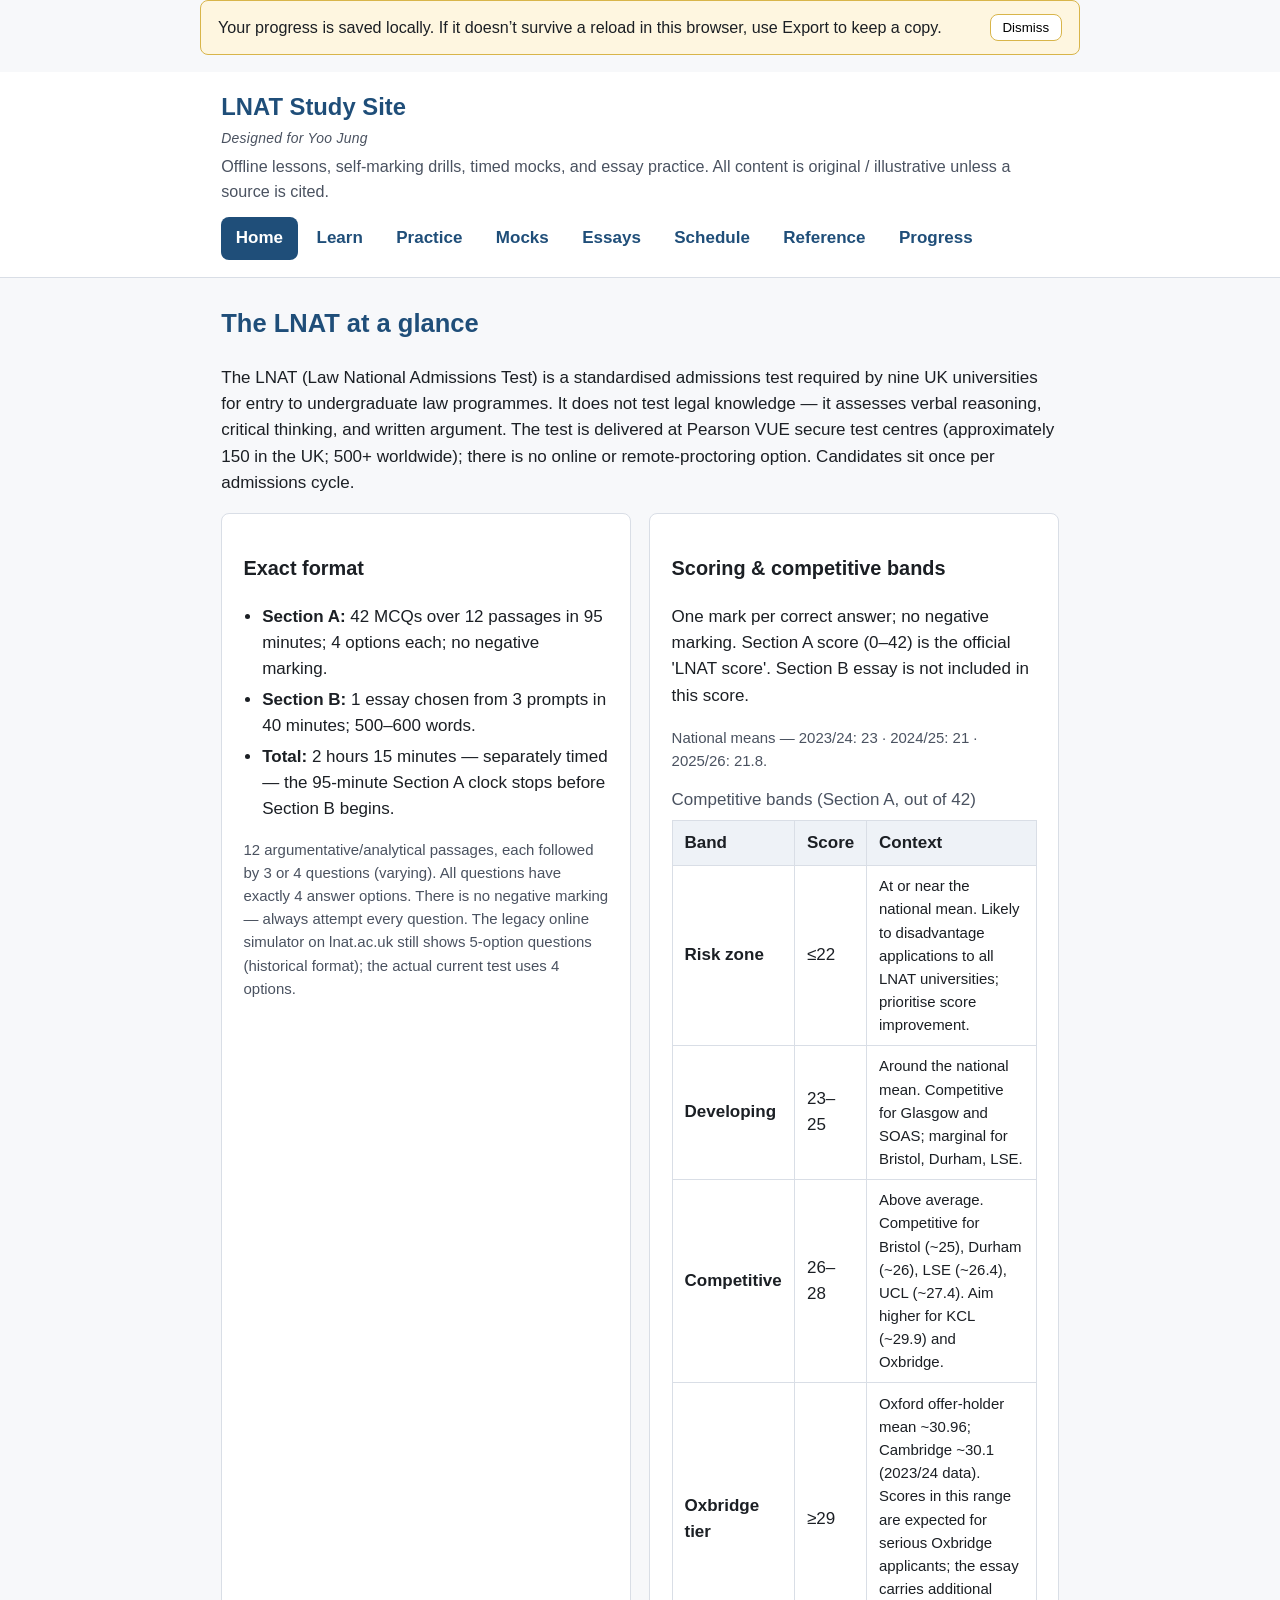
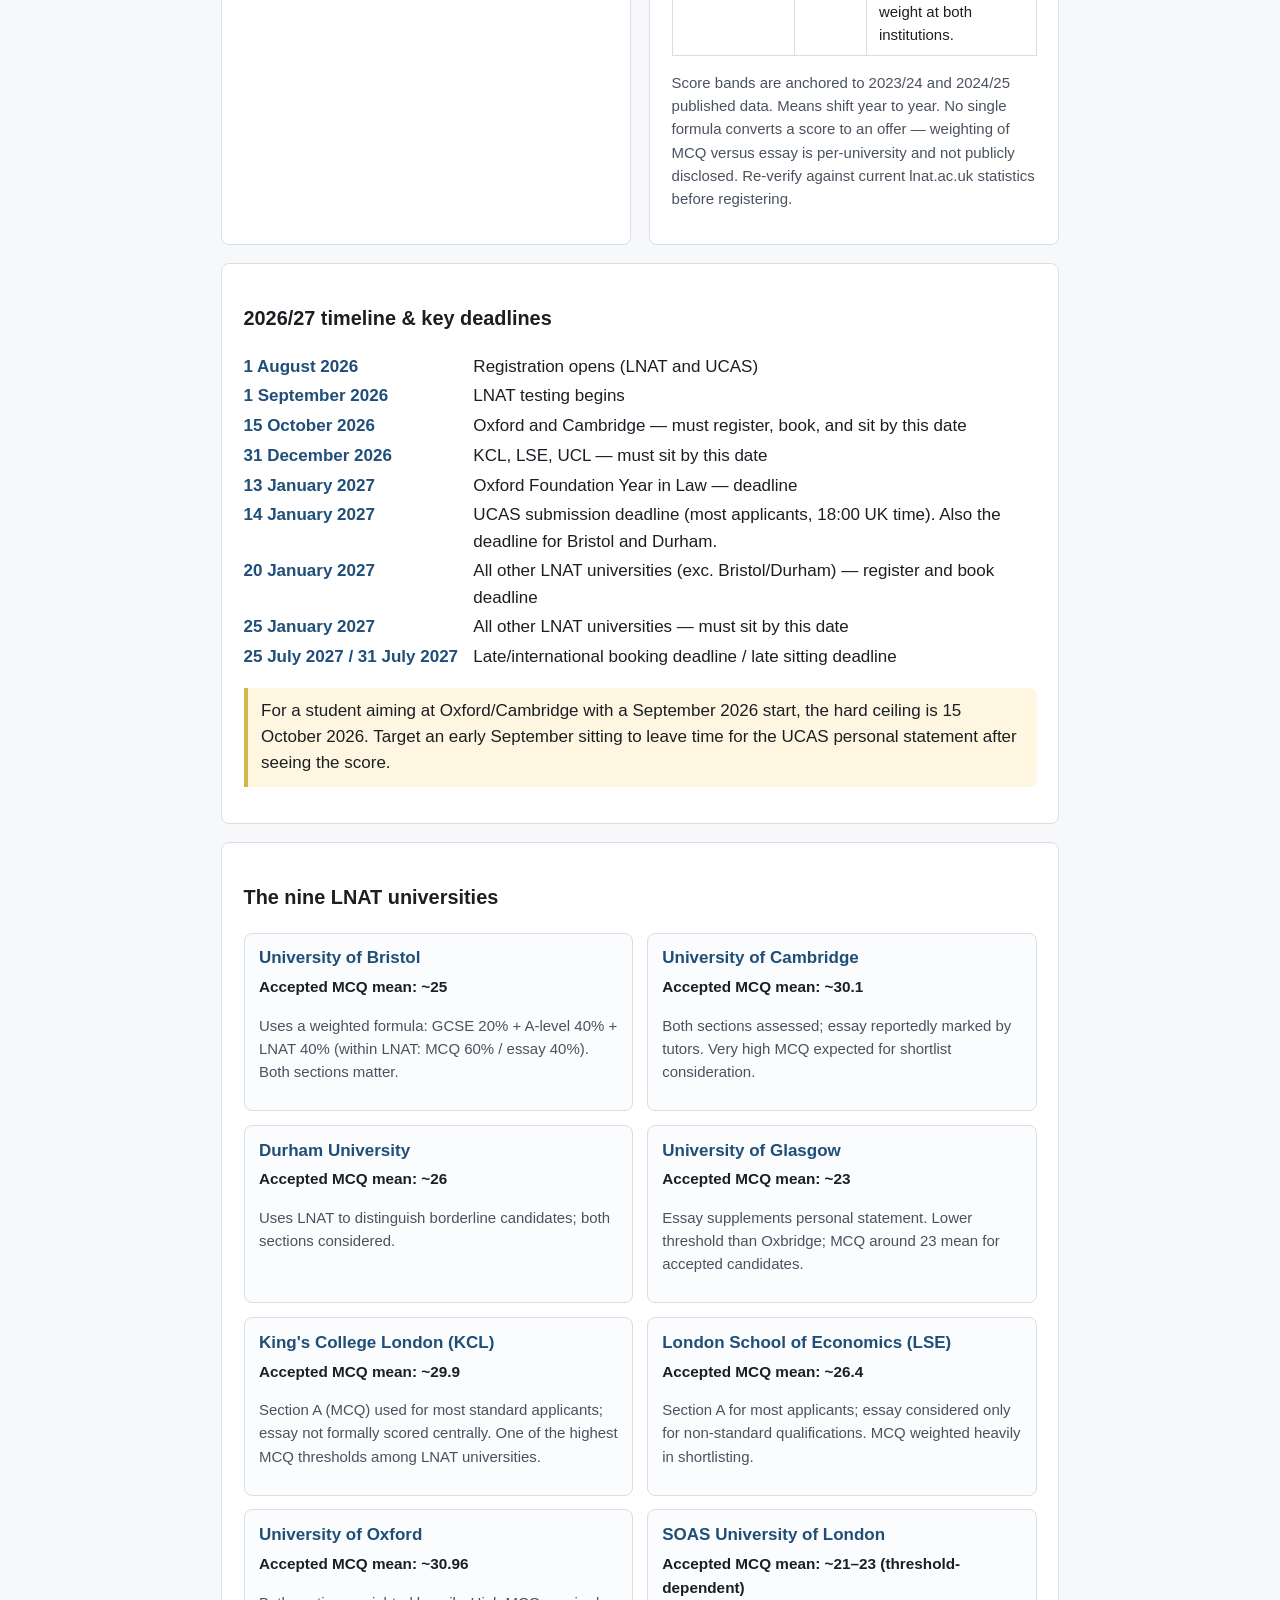
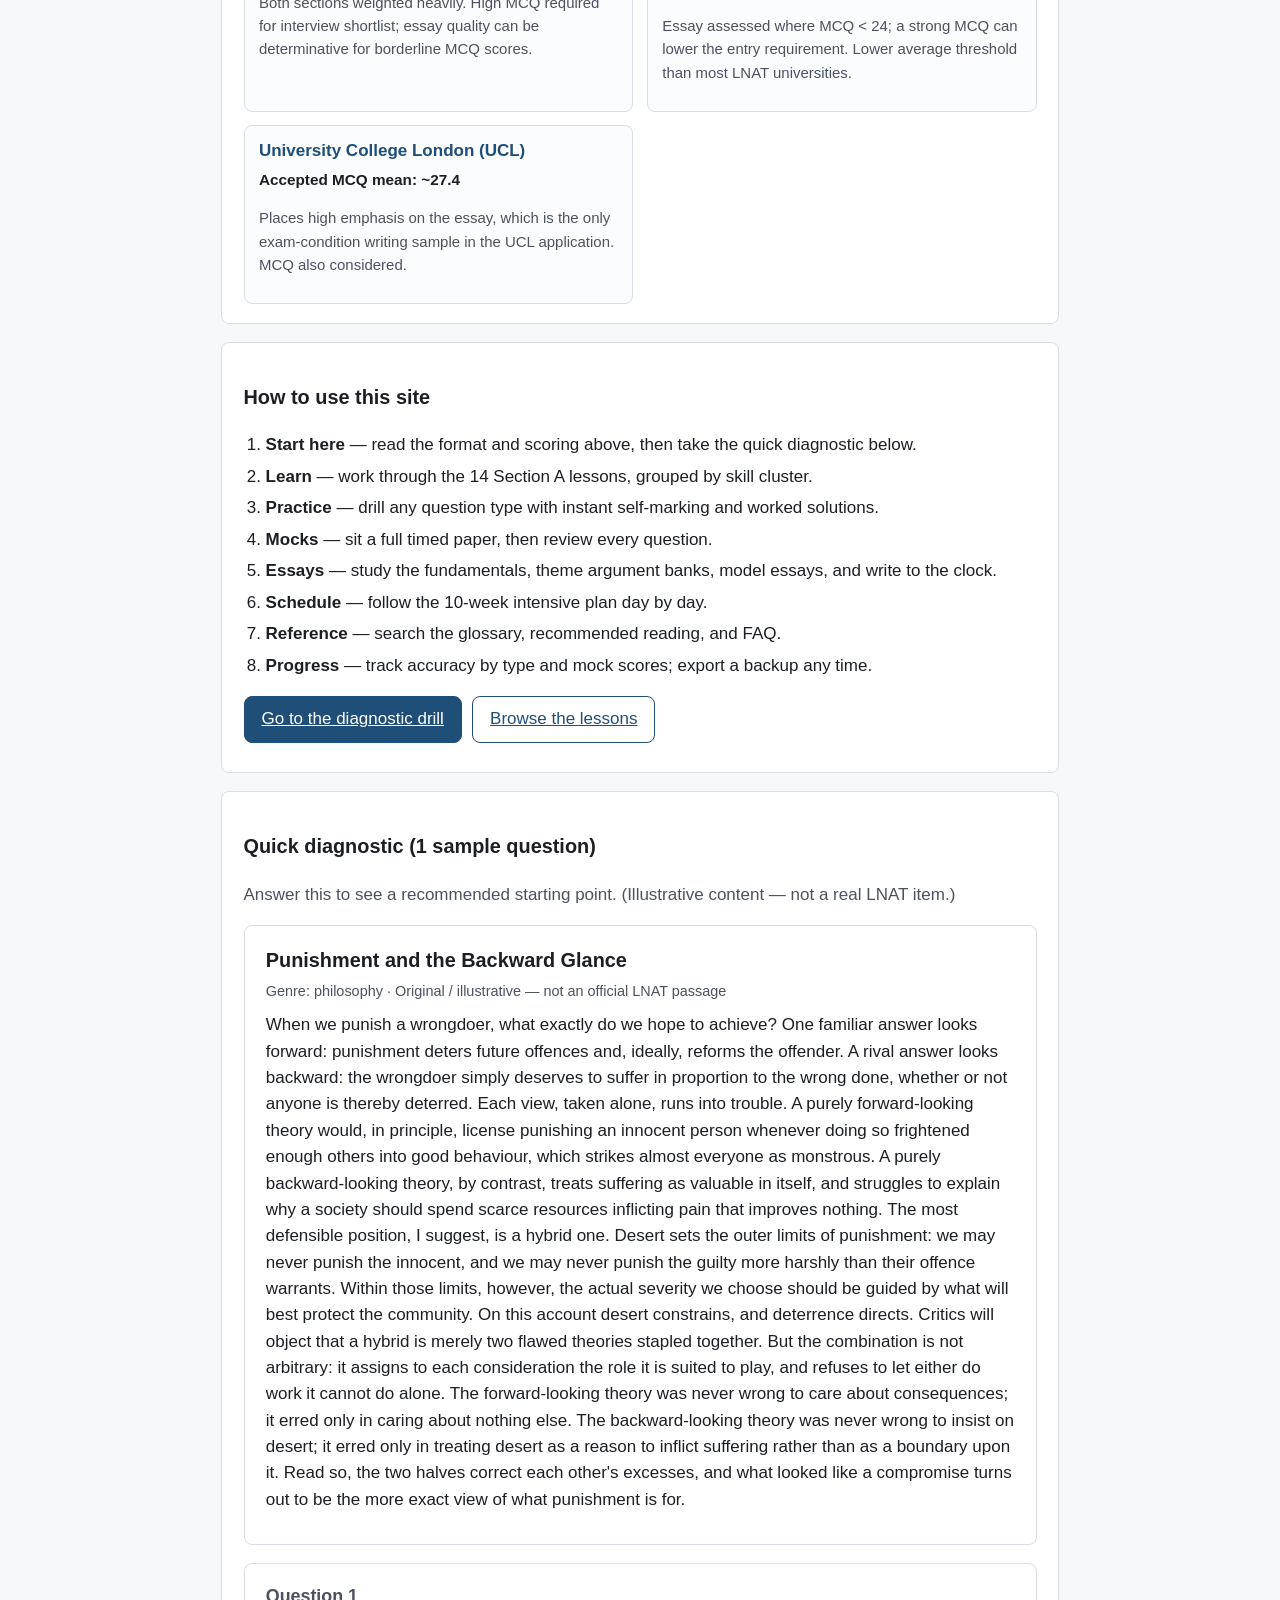
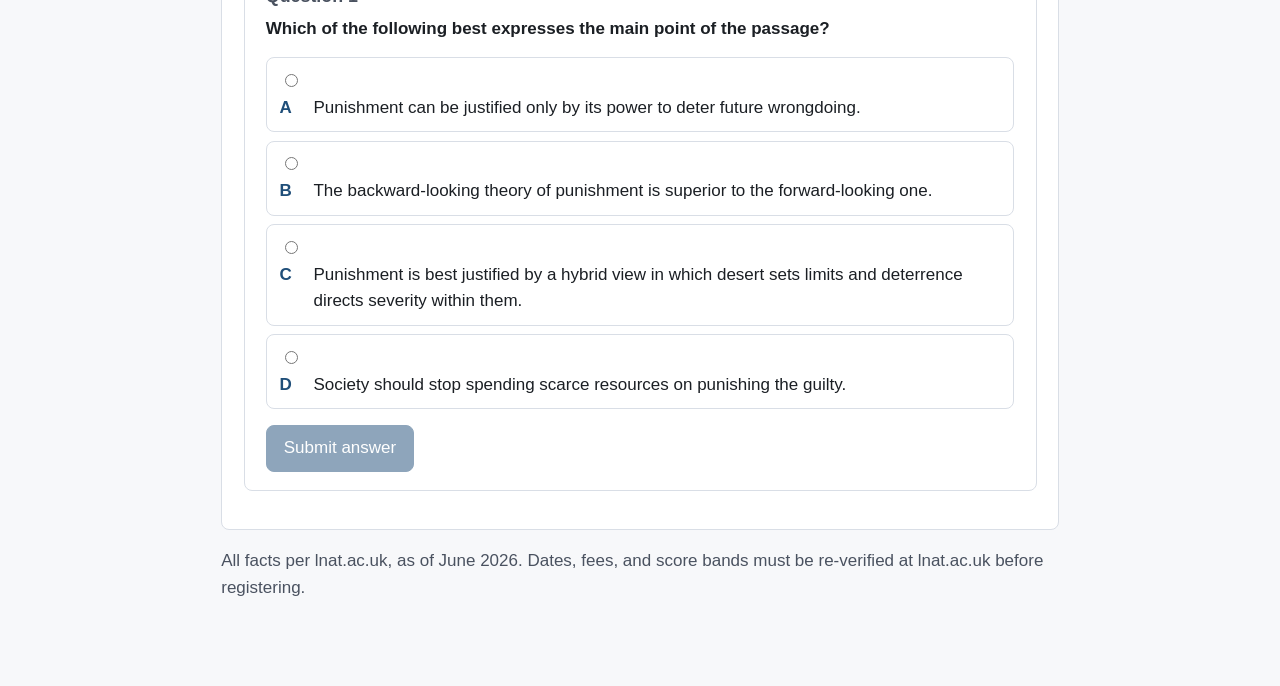
<file: index.html>
<!DOCTYPE html>
<html lang="en">
<head>
  <meta charset="utf-8">
  <meta name="viewport" content="width=device-width, initial-scale=1">
  <title>LNAT Study Site — Learn, Practice & Mocks</title>
  <!-- Inline data-URI favicon: avoids a favicon.ico request (no CDN, works offline). -->
  <link rel="icon" href="data:image/svg+xml,%3Csvg xmlns='http://www.w3.org/2000/svg' viewBox='0 0 16 16'%3E%3Crect width='16' height='16' rx='3' fill='%231f4e79'/%3E%3Ctext x='8' y='12' font-size='10' text-anchor='middle' fill='white' font-family='sans-serif'%3EL%3C/text%3E%3C/svg%3E">
  <link rel="stylesheet" href="assets/css/styles.css">
</head>
<body>
  <a class="skip-link" href="#main">Skip to main content</a>

  <header class="site-top">
    <div class="wrap">
      <h1 class="site-title"><a href="#home" class="site-title-link">LNAT Study Site</a></h1>
      <p class="site-dedication">Designed for Yoo Jung</p>
      <p class="site-subtitle">Offline lessons, self-marking drills, timed mocks, and essay practice. All content is original / illustrative unless a source is cited.</p>
      <div id="site-header"><!-- nav injected by nav.js --></div>
    </div>
  </header>

  <main id="main">

    <!-- ============================ HOME / ORIENTATION ============================ -->
    <section data-view-panel="home" aria-labelledby="home-h">
      <h2 id="home-h">The LNAT at a glance</h2>
      <div id="home-overview"><!-- overview injected --></div>

      <div class="grid-2">
        <div class="panel-card">
          <h3>Exact format</h3>
          <div id="home-format"><!-- format injected --></div>
        </div>
        <div class="panel-card">
          <h3>Scoring &amp; competitive bands</h3>
          <div id="home-scoring"><!-- scoring injected --></div>
        </div>
      </div>

      <div class="panel-card">
        <h3>2026/27 timeline &amp; key deadlines</h3>
        <div id="home-timeline"><!-- timeline injected --></div>
      </div>

      <div class="panel-card">
        <h3>The nine LNAT universities</h3>
        <div id="home-universities"><!-- universities injected --></div>
      </div>

      <div class="panel-card">
        <h3>How to use this site</h3>
        <ol class="how-to-list">
          <li><strong>Start here</strong> — read the format and scoring above, then take the quick diagnostic below.</li>
          <li><strong>Learn</strong> — work through the 14 Section A lessons, grouped by skill cluster.</li>
          <li><strong>Practice</strong> — drill any question type with instant self-marking and worked solutions.</li>
          <li><strong>Mocks</strong> — sit a full timed paper, then review every question.</li>
          <li><strong>Essays</strong> — study the fundamentals, theme argument banks, model essays, and write to the clock.</li>
          <li><strong>Schedule</strong> — follow the 10-week intensive plan day by day.</li>
          <li><strong>Reference</strong> — search the glossary, recommended reading, and FAQ.</li>
          <li><strong>Progress</strong> — track accuracy by type and mock scores; export a backup any time.</li>
        </ol>
        <div class="controls-row">
          <a class="btn btn-primary" href="#practice" id="home-go-diagnostic">Go to the diagnostic drill</a>
          <a class="btn" href="#learn">Browse the lessons</a>
        </div>
      </div>

      <div class="panel-card">
        <h3>Quick diagnostic (1 sample question)</h3>
        <p class="muted">Answer this to see a recommended starting point. (Illustrative content — not a real LNAT item.)</p>
        <div id="home-diagnostic"><!-- question injected --></div>
        <p id="diagnostic-recommendation" class="honesty-note" hidden></p>
      </div>

      <p class="muted" id="home-source-note"></p>
    </section>

    <!-- ============================ LEARN — SECTION A LESSONS ============================ -->
    <section data-view-panel="learn" aria-labelledby="learn-h" hidden>
      <h2 id="learn-h">Learn — Section A lessons</h2>
      <p class="muted">All 14 lessons, grouped by skill cluster. Each lesson covers what the type is, how to recognise it, a worked example, the common traps, and a strategy. Select a lesson to open it.</p>
      <div class="learn-layout">
        <nav class="lesson-index" aria-label="Lesson list">
          <div id="lesson-index"><!-- lesson index injected --></div>
        </nav>
        <div class="lesson-detail" id="lesson-detail" aria-live="polite">
          <!-- selected lesson injected -->
        </div>
      </div>
    </section>

    <!-- ============================ PRACTICE — DRILLS ============================ -->
    <section data-view-panel="practice" aria-labelledby="practice-h" hidden>
      <h2 id="practice-h">Practice — drills</h2>
      <p class="muted">Drill questions by type and difficulty. Pick an option and submit: the engine marks instantly and reveals why each option is right or wrong, plus a worked solution. The correct answer is not present on the page until you submit. Mock items stay unseen — these are dedicated practice questions.</p>

      <form class="filter-bar" id="practice-filters" aria-label="Drill filters">
        <div class="field">
          <label for="filter-type">Question type</label>
          <select id="filter-type" name="type">
            <option value="all">All types</option>
          </select>
        </div>
        <div class="field">
          <label for="filter-difficulty">Difficulty</label>
          <select id="filter-difficulty" name="difficulty">
            <option value="all">All difficulties</option>
            <option value="easy">Easy</option>
            <option value="medium">Medium</option>
            <option value="hard">Hard</option>
          </select>
        </div>
        <div class="field">
          <label for="filter-count">How many</label>
          <select id="filter-count" name="count">
            <option value="5">5 questions</option>
            <option value="10" selected>10 questions</option>
            <option value="20">20 questions</option>
            <option value="0">All matching</option>
          </select>
        </div>
        <div class="field field-actions">
          <button type="submit" class="btn btn-primary" id="practice-start">Start drill</button>
        </div>
      </form>
      <div class="drill-session-bar">
        <button type="button" class="btn" id="practice-new" hidden>New drill</button>
        <p id="practice-progress" class="drill-progress" aria-live="polite" hidden></p>
      </div>
      <p id="practice-status" class="muted" aria-live="polite"></p>
      <div id="practice-questions"><!-- drill questions injected (grouped by passage) --></div>
    </section>

    <!-- ============================ MOCKS ============================ -->
    <section data-view-panel="mocks" aria-labelledby="mocks-h" hidden>
      <h2 id="mocks-h">Mocks</h2>
      <p class="muted">Seven full timed papers. Each is Section A (42 questions, 95 minutes, no negative marking) followed by Section B (one essay from three prompts, 40 minutes). After Section A you get a score out of 42 with a band label and a per-type breakdown, and you can review every question with its rationale.</p>
      <div id="mock-list"><!-- mock cards injected --></div>

      <div id="mock-runner" hidden>
        <div class="runner-bar">
          <div>
            <h3 id="mock-runner-title">Mock</h3>
            <p class="muted" id="mock-phase-label"></p>
          </div>
          <div class="runner-bar-right">
            <span id="mock-timer" class="timer-display" aria-live="polite"></span>
            <button type="button" id="mock-quit" class="btn">Quit mock</button>
          </div>
        </div>
        <nav id="mock-palette" class="mock-palette" aria-label="Question navigator" hidden><!-- numbered palette injected --></nav>
        <div id="mock-questions"><!-- Section A questions injected (grouped by passage) --></div>
        <div id="mock-essay" hidden><!-- Section B injected --></div>
        <div id="mock-report" aria-live="polite"><!-- score report injected --></div>
      </div>
    </section>

    <!-- ============================ ESSAYS — SECTION B ============================ -->
    <section data-view-panel="essays" aria-labelledby="essays-h" hidden>
      <h2 id="essays-h">Essays — Section B</h2>
      <p class="honesty-note">Section B is self-assessed against a rubric; it is not auto-graded. The mechanical checklist below catches structural and surface problems reliably, but whether your argument persuades a reader who does not share your assumptions needs a real human reader.</p>

      <div class="subtabs" role="tablist" aria-label="Essay sections">
        <button type="button" class="subtab" role="tab" data-essay-tab="guide" aria-selected="true">Fundamentals</button>
        <button type="button" class="subtab" role="tab" data-essay-tab="banks" aria-selected="false">Argument banks</button>
        <button type="button" class="subtab" role="tab" data-essay-tab="prompts" aria-selected="false">Prompt bank</button>
        <button type="button" class="subtab" role="tab" data-essay-tab="models" aria-selected="false">Model essays</button>
        <button type="button" class="subtab" role="tab" data-essay-tab="practice" aria-selected="false">Practice</button>
      </div>

      <div class="subtab-panel" data-essay-panel="guide">
        <div id="essay-guide"><!-- fundamentals + checklist injected --></div>
      </div>

      <div class="subtab-panel" data-essay-panel="banks" hidden>
        <p class="muted">Six theme argument banks: key positions, counter-positions, concrete examples, and traceable facts you can deploy in an essay.</p>
        <div class="filter-bar">
          <div class="field">
            <label for="bank-theme">Theme</label>
            <select id="bank-theme"></select>
          </div>
        </div>
        <div id="essay-banks"><!-- argument bank injected --></div>
      </div>

      <div class="subtab-panel" data-essay-panel="prompts" hidden>
        <p class="muted">The full prompt bank. Official LNAT prompts are clearly labelled and cited; all others are original / illustrative.</p>
        <div class="filter-bar">
          <div class="field">
            <label for="prompt-theme">Theme</label>
            <select id="prompt-theme">
              <option value="all">All themes</option>
            </select>
          </div>
          <div class="field">
            <label for="prompt-source">Source</label>
            <select id="prompt-source">
              <option value="all">All prompts</option>
              <option value="official-cited">Official (cited)</option>
              <option value="illustrative">Illustrative</option>
            </select>
          </div>
        </div>
        <p id="prompt-count" class="muted" aria-live="polite"></p>
        <div id="essay-prompts"><!-- prompt list injected --></div>
      </div>

      <div class="subtab-panel" data-essay-panel="models" hidden>
        <p class="muted">12 model essays and 6 weak essays. Each is shown with its annotations — every annotation names a rubric dimension or a Five-I pitfall and explains how the essay hits or fails it.</p>
        <div class="filter-bar">
          <div class="field">
            <label for="model-quality">Show</label>
            <select id="model-quality">
              <option value="all">All essays</option>
              <option value="model">Model (strong) only</option>
              <option value="weak">Weak only</option>
            </select>
          </div>
        </div>
        <div id="essay-models"><!-- model/weak essays injected --></div>
      </div>

      <div class="subtab-panel" data-essay-panel="practice" hidden>
        <p class="muted">Pick a prompt, start the 40-minute Section B timer, write in the box, and on finish the self-marking checklist appears. Your essay text stays in your browser only.</p>
        <div id="essay-practice"><!-- practice editor injected --></div>
      </div>
    </section>

    <!-- ============================ SCHEDULE ============================ -->
    <section data-view-panel="schedule" aria-labelledby="schedule-h" hidden>
      <h2 id="schedule-h">Schedule — 10-week intensive plan</h2>
      <p class="muted">A day-by-day plan to an early-September 2026 test date. If targeting Oxford or Cambridge (sit by 15 October 2026), shift every week one week later.</p>
      <div id="schedule-weeks"><!-- weeks injected --></div>
    </section>

    <!-- ============================ REFERENCE ============================ -->
    <section data-view-panel="reference" aria-labelledby="reference-h" hidden>
      <h2 id="reference-h">Reference</h2>

      <div class="subtabs" role="tablist" aria-label="Reference sections">
        <button type="button" class="subtab" role="tab" data-ref-tab="glossary" aria-selected="true">Glossary</button>
        <button type="button" class="subtab" role="tab" data-ref-tab="flashcards" aria-selected="false">Flashcards</button>
        <button type="button" class="subtab" role="tab" data-ref-tab="reading" aria-selected="false">Recommended reading</button>
        <button type="button" class="subtab" role="tab" data-ref-tab="faq" aria-selected="false">FAQ</button>
      </div>

      <div class="subtab-panel" data-ref-panel="glossary">
        <div class="filter-bar">
          <div class="field field-grow">
            <label for="glossary-search">Search the glossary</label>
            <input type="search" id="glossary-search" placeholder="e.g. assumption, specious, tone…" autocomplete="off">
          </div>
        </div>
        <p id="glossary-count" class="muted" aria-live="polite"></p>
        <dl id="glossary-list"><!-- glossary injected --></dl>
      </div>

      <div class="subtab-panel" data-ref-panel="flashcards" hidden>
        <p class="muted">Flip through the glossary as flashcards. Click the card (or press Space) to reveal the definition, then mark <strong>Got it</strong> or <strong>Review again</strong>. Cards you mark for review come back at the end. Use the arrow keys or Enter to move on.</p>
        <div id="flashcards"><!-- flashcard trainer injected --></div>
      </div>

      <div class="subtab-panel" data-ref-panel="reading" hidden>
        <div id="reading-content"><!-- reading injected --></div>
      </div>

      <div class="subtab-panel" data-ref-panel="faq" hidden>
        <div id="faq-list"><!-- faq injected --></div>
      </div>
    </section>

    <!-- ============================ PROGRESS ============================ -->
    <section data-view-panel="progress" aria-labelledby="progress-h" hidden>
      <h2 id="progress-h">Progress</h2>
      <p id="storage-status" class="muted">Detecting storage…</p>

      <div class="grid-2">
        <div class="panel-card">
          <h3>Overall</h3>
          <div id="progress-overall"><!-- summary injected --></div>
        </div>
        <div class="panel-card">
          <h3>Mocks taken</h3>
          <div id="progress-mocks"><!-- mock history injected --></div>
        </div>
      </div>

      <div class="panel-card">
        <h3>Accuracy by question type</h3>
        <div id="progress-bytype"><!-- per-type table injected --></div>
      </div>

      <div class="panel-card">
        <h3>Lessons viewed</h3>
        <div id="progress-lessons"><!-- lessons-viewed injected --></div>
      </div>

      <div class="panel-card">
        <h3>Backup &amp; restore</h3>
        <p class="muted">For automatic saving across reloads, open this site in Chrome, Edge, or Firefox. Safari over <code>file://</code> may not persist — use <strong>Export progress</strong> to keep a copy.</p>
        <div class="controls-row">
          <button type="button" id="export-progress" class="btn btn-primary">Export progress</button>
          <label class="btn" for="import-progress">Import progress
            <input type="file" id="import-progress" accept="application/json,.json" hidden>
          </label>
          <button type="button" id="reset-progress" class="btn">Reset progress</button>
        </div>
        <p id="import-status" class="muted" aria-live="polite"></p>
      </div>
    </section>

  </main>

  <!-- Engine load order: loader FIRST, then PRODUCTION data (order = data/manifest.js),
       then engine modules, then bootstrap. SAMPLE.js is a dev fixture and is
       intentionally NOT loaded in production. -->
  <script src="assets/js/engine/loader.js"></script>

  <!-- Production data (order = data/manifest.js). Engine buckets first. -->
  <!-- Section A: passage/question producers (drills, then mocks) -->
  <script src="data/questions/drill-a.js"></script>
  <script src="data/questions/drill-b.js"></script>
  <script src="data/questions/drill-c.js"></script>
  <script src="data/questions/drill-d.js"></script>
  <script src="data/questions/drill-e.js"></script>
  <script src="data/mocks/mock-01.js"></script>
  <script src="data/mocks/mock-02.js"></script>
  <script src="data/mocks/mock-03.js"></script>
  <script src="data/mocks/mock-04.js"></script>
  <script src="data/mocks/mock-05.js"></script>
  <script src="data/mocks/mock-06.js"></script>
  <script src="data/mocks/mock-07.js"></script>
  <!-- Section B: fundamentals (canonical prompt-601..609) before themes -->
  <script src="data/essays/fundamentals.js"></script>
  <script src="data/essays/theme-lawjustice.js"></script>
  <script src="data/essays/theme-civillib.js"></script>
  <script src="data/essays/theme-education.js"></script>
  <script src="data/essays/theme-ethics.js"></script>
  <script src="data/essays/theme-politics.js"></script>
  <script src="data/essays/theme-mediatech.js"></script>
  <!-- Section B supplements: 7-criterion rubric, 40-min countdown, fresh prompts + model essays -->
  <script src="data/essays/supplements.js"></script>
  <!-- Auxiliary singletons -->
  <script src="data/lessons/lessons-a.js"></script>
  <script src="data/lessons/lessons-b.js"></script>
  <script src="data/lessons/lessons-c.js"></script>
  <script src="data/schedule.js"></script>
  <script src="data/reference.js"></script>

  <!-- Engine modules + bootstrap -->
  <script src="assets/js/engine/engine.js"></script>
  <script src="assets/js/engine/timer.js"></script>
  <script src="assets/js/engine/mock.js"></script>
  <script src="assets/js/engine/progress.js"></script>
  <script src="assets/js/engine/nav.js"></script>
  <script src="assets/js/app.js"></script>
</body>
</html>
</file>
<file: assets/css/styles.css>
/*
 * styles.css — single offline stylesheet for the LNAT study site.
 * Clean, calm, high-contrast study-tool aesthetic. System fonts only (no CDN).
 * Correct/incorrect are conveyed by text + icon + shape, never color alone (AC-Q8).
 */

:root {
  --bg: #f7f8fa;
  --surface: #ffffff;
  --ink: #1b1f24;
  --ink-soft: #4a5260;
  --line: #d9dee6;
  --accent: #1f4e79;       /* calm navy */
  --accent-ink: #ffffff;
  --correct: #1b6b3a;      /* AA-contrast green */
  --correct-bg: #e7f4ec;
  --incorrect: #9a2a2a;    /* AA-contrast red */
  --incorrect-bg: #fbeaea;
  --warn-bg: #fef6e0;
  --warn-line: #d8b54a;
  --radius: 8px;
  --maxw: 880px;
}

* { box-sizing: border-box; }

html { font-size: 17px; }

body {
  margin: 0;
  background: var(--bg);
  color: var(--ink);
  font-family: -apple-system, BlinkMacSystemFont, "Segoe UI", Roboto, Helvetica, Arial, sans-serif;
  line-height: 1.55;
}

/* Skip link for keyboard users */
.skip-link {
  position: absolute;
  left: -999px;
  top: 0;
  background: var(--accent);
  color: var(--accent-ink);
  padding: 0.5rem 0.75rem;
  border-radius: 0 0 var(--radius) 0;
  z-index: 100;
}
.skip-link:focus { left: 0; }

/* Visible focus everywhere (AC-Q8) */
a:focus-visible,
button:focus-visible,
input:focus-visible,
label:focus-within {
  outline: 3px solid #2c7be5;
  outline-offset: 2px;
}

header.site-top {
  background: var(--surface);
  border-bottom: 1px solid var(--line);
}
.site-top .wrap { max-width: var(--maxw); margin: 0 auto; padding: 1rem 1.25rem; }
.site-title { margin: 0; font-size: 1.4rem; color: var(--accent); }
.site-title-link { color: inherit; text-decoration: none; }
.site-title-link:hover { text-decoration: underline; }
/* Understated personal dedication line under the title. */
.site-dedication {
  margin: 0.15rem 0 0;
  color: var(--ink-soft);
  font-size: 0.82rem;
  font-style: italic;
  letter-spacing: 0.02em;
}
.site-subtitle { margin: 0.25rem 0 0; color: var(--ink-soft); font-size: 0.95rem; }

/* On narrow phones, hide the long subtitle so content isn't pushed down. */
@media (max-width: 400px) {
  .site-subtitle { display: none; }
}

/* Navigation */
.site-nav { margin-top: 0.75rem; }
.nav-list {
  list-style: none; margin: 0; padding: 0;
  display: flex; flex-wrap: wrap; gap: 0.25rem;
}
.nav-link {
  display: inline-block;
  padding: 0.45rem 0.8rem;
  color: var(--accent);
  text-decoration: none;
  border: 1px solid transparent;
  border-radius: var(--radius);
  font-weight: 600;
}
.nav-link:hover { background: #eef2f7; }
.nav-link[aria-current="page"] {
  background: var(--accent);
  color: var(--accent-ink);
}

main { max-width: var(--maxw); margin: 0 auto; padding: 1.5rem 1.25rem 4rem; }

h2 { color: var(--accent); margin-top: 0; }

/* Storage banner (non-blocking) */
.storage-banner {
  background: var(--warn-bg);
  border: 1px solid var(--warn-line);
  border-radius: var(--radius);
  padding: 0.75rem 1rem;
  margin: 0 auto 1rem;
  max-width: var(--maxw);
  display: flex;
  align-items: center;
  gap: 1rem;
  font-size: 0.95rem;
}
.storage-banner-close {
  margin-left: auto;
  border: 1px solid var(--warn-line);
  background: #fff;
  border-radius: var(--radius);
  padding: 0.3rem 0.7rem;
  cursor: pointer;
}

/* Cards / panels */
.passage-panel,
.question-card,
.score-report,
.section-b-block,
.panel-card {
  background: var(--surface);
  border: 1px solid var(--line);
  border-radius: var(--radius);
  padding: 1.1rem 1.25rem;
  margin-bottom: 1.1rem;
}
.passage-title { margin: 0 0 0.25rem; }
.passage-genre { color: var(--ink-soft); font-size: 0.85rem; margin-bottom: 0.6rem; }
.passage-body { margin: 0 0 0.7rem; }

.question-heading { margin: 0 0 0.3rem; font-size: 1.05rem; color: var(--ink-soft); }
.question-stem { font-weight: 600; margin: 0 0 0.9rem; }

/* Options */
.options { display: flex; flex-direction: column; gap: 0.5rem; }
.option-row {
  border: 1px solid var(--line);
  border-radius: var(--radius);
  padding: 0.6rem 0.75rem;
}
.option-row { transition: background 0.1s ease; }
.option-label { display: flex; align-items: baseline; gap: 0.6rem; cursor: pointer; }
.option-input { margin-top: 0.2rem; }
.option-letter {
  font-weight: 700; color: var(--accent);
  min-width: 1.4rem; display: inline-block;
}
.option-text { flex: 1; }

/* Revealed states — color PLUS text marker PLUS border weight (not color-only) */
.option-row.is-correct {
  background: var(--correct-bg);
  border-color: var(--correct);
  border-left: 5px solid var(--correct);
}
.option-row.is-incorrect {
  background: var(--incorrect-bg);
  border-color: var(--incorrect);
  border-left: 5px solid var(--incorrect);
}
.option-marker {
  display: inline-block;
  margin-top: 0.4rem;
  font-weight: 700;
  font-size: 0.9rem;
}
.is-correct .option-marker { color: var(--correct); }
.is-incorrect .option-marker { color: var(--incorrect); }
.option-rationale {
  margin: 0.45rem 0 0;
  font-size: 0.95rem;
  color: var(--ink-soft);
}

/* Buttons */
.btn {
  font: inherit;
  border-radius: var(--radius);
  padding: 0.55rem 1rem;
  border: 1px solid var(--accent);
  cursor: pointer;
}
.btn-primary { background: var(--accent); color: var(--accent-ink); }
.btn-primary:disabled { opacity: 0.5; cursor: not-allowed; }
.btn:not(.btn-primary) { background: #fff; color: var(--accent); }
.submit-answer { margin-top: 0.9rem; }

/* Feedback / verdict */
.feedback { margin-top: 1rem; border-top: 1px dashed var(--line); padding-top: 0.9rem; }
.verdict { font-weight: 700; margin: 0 0 0.6rem; }
.verdict-correct { color: var(--correct); }
.verdict-incorrect { color: var(--incorrect); }
.solution-heading { margin: 0.6rem 0 0.3rem; }
.worked-solution { margin: 0; color: var(--ink-soft); }

/* Score report */
.score-headline { font-size: 1.1rem; font-weight: 600; }
.score-band { font-weight: 700; }
.score-band-note { color: var(--ink-soft); margin-top: 0; }
.type-breakdown { columns: 2; }
@media (max-width: 560px) { .type-breakdown { columns: 1; } }

/* Bands table */
.bands-table { border-collapse: collapse; width: 100%; }
.bands-table caption { text-align: left; color: var(--ink-soft); margin-bottom: 0.4rem; }
.bands-table th, .bands-table td {
  border: 1px solid var(--line);
  padding: 0.5rem 0.7rem;
  text-align: left;
}
.bands-table thead th { background: #eef2f7; }

/* Timer */
.timer-display {
  font-variant-numeric: tabular-nums;
  font-weight: 700;
  font-size: 1.2rem;
  color: var(--accent);
}

/* Misc */
.honesty-note {
  background: var(--warn-bg);
  border-left: 4px solid var(--warn-line);
  padding: 0.6rem 0.8rem;
  border-radius: 0 var(--radius) var(--radius) 0;
}
.muted { color: var(--ink-soft); }
.controls-row { display: flex; flex-wrap: wrap; gap: 0.6rem; align-items: center; margin: 0.6rem 0; }
[hidden] { display: none !important; }

.small { font-size: 0.88rem; }
h3 { color: var(--ink); }
h4 { margin: 0.8rem 0 0.3rem; }

/* Rich text blocks rendered from data (lesson/essay/guide HTML) */
.rich :first-child { margin-top: 0; }
.rich :last-child { margin-bottom: 0; }
.rich h2 { font-size: 1.15rem; color: var(--accent); margin: 1rem 0 0.4rem; }
.rich h3 { font-size: 1.02rem; margin: 0.9rem 0 0.3rem; }
.rich blockquote {
  margin: 0.6rem 0;
  padding: 0.5rem 0.9rem;
  border-left: 4px solid var(--line);
  background: #f3f5f8;
  border-radius: 0 var(--radius) var(--radius) 0;
}
.rich table { border-collapse: collapse; width: 100%; margin: 0.7rem 0; font-size: 0.93rem; }
.rich th, .rich td { border: 1px solid var(--line); padding: 0.45rem 0.6rem; text-align: left; vertical-align: top; }
.rich thead th { background: #eef2f7; }
.rich ul, .rich ol { padding-left: 1.4rem; }
.rich li { margin: 0.25rem 0; }
.rich hr { border: none; border-top: 1px solid var(--line); margin: 1rem 0; }

/* On narrow phones, let wide content tables scroll horizontally inside their
 * own box instead of forcing the whole page to overflow. Desktop/tablet keep
 * the normal full-width table (rule above). */
@media (max-width: 560px) {
  .rich table {
    display: block;
    width: 100%;
    max-width: 100%;
    overflow-x: auto;
    -webkit-overflow-scrolling: touch;
  }
}

/* Generic layout helpers */
.grid-2 { display: grid; grid-template-columns: 1fr 1fr; gap: 1.1rem; }
@media (max-width: 720px) { .grid-2 { grid-template-columns: 1fr; } }
@media (max-width: 560px) {
  .grid-2 { grid-template-columns: 1fr; }
  .grid-2 > * { min-width: 0; }
  .panel-card { min-width: 0; max-width: 100%; }
}

.facts-list { margin: 0; padding-left: 1.1rem; }
.facts-list li { margin: 0.25rem 0; }

/* Home: timeline */
.timeline { margin: 0; display: grid; grid-template-columns: max-content 1fr; gap: 0.2rem 0.9rem; }
.timeline dt { font-weight: 700; color: var(--accent); }
.timeline dd { margin: 0; }
@media (max-width: 560px) { .timeline { grid-template-columns: 1fr; } .timeline dd { margin: 0 0 0.5rem; } }

/* Home: universities */
.uni-grid { display: grid; grid-template-columns: 1fr 1fr; gap: 0.8rem; }
@media (max-width: 720px) { .uni-grid { grid-template-columns: 1fr; } }
.uni-card { border: 1px solid var(--line); border-radius: var(--radius); padding: 0.7rem 0.85rem; background: #fbfcfd; }
.uni-card h4 { margin: 0 0 0.2rem; color: var(--accent); }
.uni-mean { margin: 0 0 0.3rem; font-weight: 600; font-size: 0.9rem; }

.how-to-list { padding-left: 1.3rem; }
.how-to-list li { margin: 0.3rem 0; }

/* Learn: two-pane layout */
.learn-layout { display: grid; grid-template-columns: 250px 1fr; gap: 1.2rem; align-items: start; }
@media (max-width: 760px) { .learn-layout { grid-template-columns: 1fr; } }
.lesson-index {
  position: sticky; top: 0.5rem;
  background: var(--surface); border: 1px solid var(--line);
  border-radius: var(--radius); padding: 0.6rem 0.7rem; max-height: 80vh; overflow: auto;
}
@media (max-width: 760px) { .lesson-index { position: static; max-height: none; } }
.cluster-heading { font-size: 0.78rem; text-transform: uppercase; letter-spacing: 0.04em; color: var(--ink-soft); margin: 0.8rem 0 0.3rem; }
.cluster-heading:first-child { margin-top: 0; }
.lesson-links { list-style: none; margin: 0 0 0.3rem; padding: 0; }
.lesson-link {
  display: block; width: 100%; text-align: left;
  background: none; border: 1px solid transparent; border-radius: var(--radius);
  padding: 0.35rem 0.5rem; cursor: pointer; font: inherit; color: var(--accent); font-size: 0.92rem;
}
.lesson-link:hover { background: #eef2f7; }
.lesson-link[aria-current="true"] { background: var(--accent); color: var(--accent-ink); }
.lesson-article { background: var(--surface); border: 1px solid var(--line); border-radius: var(--radius); padding: 1.1rem 1.25rem; }
.lesson-cluster-tag { margin: 0; font-size: 0.78rem; text-transform: uppercase; letter-spacing: 0.04em; color: var(--ink-soft); }
.lesson-title { margin: 0.1rem 0 0.6rem; color: var(--accent); }
.lesson-section { margin-top: 1rem; border-top: 1px solid var(--line); padding-top: 0.6rem; }
.lesson-section:first-of-type { border-top: none; }
.cue-list { padding-left: 1.3rem; }
.cue-list li { margin: 0.3rem 0; }

/* Filter bars */
.filter-bar { display: flex; flex-wrap: wrap; gap: 0.8rem; align-items: end; margin: 0.6rem 0 1rem; }
.field { display: flex; flex-direction: column; gap: 0.25rem; }
.field-grow { flex: 1; min-width: 200px; }
.field-actions { justify-content: end; }
.field label { font-size: 0.85rem; font-weight: 600; color: var(--ink-soft); }
.field select, .field input[type="search"], .field input[type="text"] {
  font: inherit; padding: 0.45rem 0.6rem; border: 1px solid var(--line);
  border-radius: var(--radius); background: #fff; color: var(--ink); min-height: 2.4rem;
}
.prompt-select, .essay-textarea { width: 100%; }

/* Mocks */
.mock-card {
  display: flex; align-items: center; justify-content: space-between; gap: 1rem;
  background: var(--surface); border: 1px solid var(--line); border-radius: var(--radius);
  padding: 0.9rem 1.1rem; margin-bottom: 0.8rem;
}
.mock-card h3 { margin: 0 0 0.2rem; }
.mock-card .btn { white-space: nowrap; }
/* Last-attempt badge on a mock card. */
.mock-last-attempt {
  margin: 0.4rem 0 0; font-size: 0.85rem;
  display: inline-block; padding: 0.15rem 0.55rem;
  background: #eef2f7; border: 1px solid var(--line); border-radius: 999px;
}
.mock-last-label { color: var(--ink-soft); }
.runner-bar {
  display: flex; align-items: center; justify-content: space-between; gap: 1rem;
  position: sticky; top: 0; z-index: 6;
  background: var(--surface); border: 1px solid var(--line); border-radius: var(--radius);
  padding: 0.7rem 1rem; margin-bottom: 1rem;
}
.runner-bar h3 { margin: 0; }
.runner-bar-right { display: flex; align-items: center; gap: 0.8rem; }
.section-end-btn { margin-top: 0.5rem; }
.section-b-btn { margin: 0.3rem 0; }

/* Mock question navigator (palette): compact numbered grid, sticky under the bar. */
.mock-palette {
  position: sticky; top: 4.2rem; z-index: 5;
  background: var(--surface); border: 1px solid var(--line); border-radius: var(--radius);
  padding: 0.5rem 0.6rem; margin-bottom: 1rem;
  max-height: 22vh; overflow: auto;
}
.palette-grid {
  display: grid; grid-template-columns: repeat(auto-fill, minmax(2.1rem, 1fr));
  gap: 0.3rem;
}
.palette-cell {
  font: inherit; font-size: 0.85rem; font-variant-numeric: tabular-nums;
  cursor: pointer; min-height: 2.1rem; padding: 0.2rem 0;
  border: 1px solid var(--line); border-radius: var(--radius);
  background: #fff; color: var(--ink-soft); font-weight: 600;
}
.palette-cell:hover { background: #eef2f7; color: var(--accent); }
/* Answered cells: filled navy + check, not colour-only (AC-Q8 parity). */
.palette-cell.is-answered {
  background: var(--accent); color: var(--accent-ink); border-color: var(--accent);
}
.palette-cell.is-answered::after { content: " ✓"; font-size: 0.7rem; }
@media (max-width: 560px) {
  .mock-palette { top: 3.6rem; max-height: 26vh; }
  .palette-grid { grid-template-columns: repeat(auto-fill, minmax(1.9rem, 1fr)); }
  .palette-cell { min-height: 1.9rem; font-size: 0.8rem; }
}

/* Passage grouping: one passage panel, its questions beneath it. */
.passage-group { margin-bottom: 1.4rem; }
.passage-group-questions { display: block; }

/* Drill session bar: New-drill button + running "N of M" indicator. */
.drill-session-bar { display: flex; flex-wrap: wrap; align-items: center; gap: 0.8rem; margin: 0.2rem 0 0.6rem; }
.drill-progress {
  margin: 0; font-weight: 600; color: var(--accent);
  font-variant-numeric: tabular-nums;
}
.drill-next { margin-top: 0.9rem; }

/* Sub-tabs */
.subtabs { display: flex; flex-wrap: wrap; gap: 0.25rem; border-bottom: 2px solid var(--line); margin-bottom: 1rem; }
.subtab {
  font: inherit; font-weight: 600; cursor: pointer;
  background: none; border: none; color: var(--ink-soft);
  padding: 0.5rem 0.85rem; border-bottom: 3px solid transparent; margin-bottom: -2px;
}
.subtab:hover { color: var(--accent); }
.subtab[aria-selected="true"] { color: var(--accent); border-bottom-color: var(--accent); }

/* Badges */
.badge {
  display: inline-block; font-size: 0.74rem; font-weight: 700; letter-spacing: 0.02em;
  padding: 0.12rem 0.5rem; border-radius: 999px; border: 1px solid; margin-right: 0.4rem;
}
.badge-official, .badge-model { color: var(--correct); background: var(--correct-bg); border-color: var(--correct); }
.badge-illustrative { color: var(--ink-soft); background: #eef2f7; border-color: var(--line); }
.badge-weak { color: var(--incorrect); background: var(--incorrect-bg); border-color: var(--incorrect); }
.prompt-theme-tag { font-size: 0.78rem; color: var(--ink-soft); font-weight: 600; }

/* Essay: prompt bank */
.prompt-list, .bank-list, .source-list { list-style: none; margin: 0; padding: 0; }
.prompt-item { border: 1px solid var(--line); border-radius: var(--radius); padding: 0.7rem 0.85rem; margin-bottom: 0.6rem; background: var(--surface); }
.prompt-text { margin: 0.35rem 0 0; font-weight: 600; }
.chosen-prompt { font-weight: 600; color: var(--accent); }

/* Essay: argument banks */
.bank-block .bank-list li { margin: 0.4rem 0; padding-left: 0.9rem; position: relative; }
.bank-block .bank-list li::before { content: "▸"; position: absolute; left: 0; color: var(--accent); }

/* Essay: model essays with annotations */
.essay-card { border: 1px solid var(--line); border-radius: var(--radius); padding: 1rem 1.15rem; margin-bottom: 1.1rem; background: var(--surface); }
.essay-card.essay-model { border-left: 5px solid var(--correct); }
.essay-card.essay-weak { border-left: 5px solid var(--incorrect); }
.essay-card-head { display: flex; align-items: center; gap: 0.5rem; flex-wrap: wrap; margin-bottom: 0.4rem; }
.essay-prompt { font-weight: 600; margin: 0.2rem 0 0.7rem; }
.essay-cols { display: grid; grid-template-columns: 1fr 280px; gap: 1.2rem; align-items: start; }
@media (max-width: 760px) { .essay-cols { grid-template-columns: 1fr; } }
.essay-body p { margin: 0 0 0.7rem; }
.essay-annotations {
  background: #f7f9fb; border: 1px solid var(--line); border-radius: var(--radius);
  padding: 0.7rem 0.85rem; position: sticky; top: 0.5rem;
}
@media (max-width: 760px) { .essay-annotations { position: static; } }
.essay-annotations h4 { margin-top: 0; }
.annotation { border-top: 1px solid var(--line); padding: 0.5rem 0; }
.annotation:first-of-type { border-top: none; }
.annotation-label {
  display: inline-block; font-size: 0.72rem; font-weight: 700; text-transform: uppercase;
  letter-spacing: 0.03em; padding: 0.1rem 0.45rem; border-radius: 999px; margin-bottom: 0.25rem;
}
.ann-rubric .annotation-label { color: var(--accent); background: #e6eef6; }
.ann-fivei .annotation-label { color: #7a4a00; background: var(--warn-bg); }
.annotation-note { margin: 0; font-size: 0.9rem; color: var(--ink-soft); }

/* Essay writer */
.essay-writer .panel-card { margin-bottom: 1rem; }
.essay-textarea {
  font: inherit; padding: 0.7rem 0.8rem; border: 1px solid var(--line);
  border-radius: var(--radius); resize: vertical; min-height: 14rem; line-height: 1.5;
}
.word-count { margin: 0.4rem 0 0; }
.checklist-card .rich ol { margin-top: 0.3rem; }

/* Schedule */
.week-block, .faq-item, .guide-doc { background: var(--surface); border: 1px solid var(--line); border-radius: var(--radius); margin-bottom: 0.7rem; padding: 0 0.2rem; }
.week-block > summary, .faq-item > summary, .guide-doc > summary {
  cursor: pointer; padding: 0.8rem 1rem; font-weight: 600; list-style-position: inside;
}
.week-block > summary { display: flex; gap: 0.8rem; align-items: baseline; }
.week-num { color: var(--accent); font-weight: 700; white-space: nowrap; }
.week-theme { color: var(--ink); }
.week-goals, .day-block { padding: 0 1rem 0.6rem; }
.day-block { border-top: 1px solid var(--line); padding-top: 0.6rem; margin-top: 0.4rem; }
.day-head { display: flex; justify-content: space-between; align-items: baseline; gap: 0.6rem; }
.day-label { font-weight: 600; }
.task-list { margin: 0.3rem 0 0; padding-left: 1.3rem; }
.task-list li { margin: 0.25rem 0; }

/* Reference: reading + method */
.source-list li { border-bottom: 1px solid var(--line); padding: 0.5rem 0; }
.source-list li:last-child { border-bottom: none; }
.method-steps li { margin: 0.5rem 0; }

/* Progress: accuracy bars */
.acc-bar { display: inline-flex; align-items: center; gap: 0.5rem; min-width: 140px; }
.acc-fill { display: inline-block; height: 0.7rem; background: var(--accent); border-radius: 999px; min-width: 2px; }
.acc-label { font-variant-numeric: tabular-nums; font-weight: 600; font-size: 0.85rem; }

/* Progress: weakest-type "Focus here" callout + flagged rows */
.focus-callout { margin: 0 0 0.8rem; }
.focus-row td { background: var(--warn-bg); }
.focus-tag {
  display: inline-block; margin-left: 0.5rem;
  font-size: 0.7rem; font-weight: 700; letter-spacing: 0.02em;
  padding: 0.05rem 0.45rem; border-radius: 999px;
  color: #7a4a00; background: #fff; border: 1px solid var(--warn-line);
}

/* Learn: read-state in the lesson index (check + mute, not colour-only) */
.lesson-link.is-read { color: var(--ink-soft); }
.lesson-link.is-read::before {
  content: "✓ "; color: var(--correct); font-weight: 700;
}
.lesson-link.is-read[aria-current="true"] { color: var(--accent-ink); }
.lesson-link.is-read[aria-current="true"]::before { color: var(--accent-ink); }

/* Learn: previous / next footer under an open lesson */
.lesson-nav {
  display: flex; align-items: center; justify-content: space-between; gap: 0.8rem;
  margin-top: 1rem; border-top: 1px solid var(--line); padding-top: 0.8rem;
}
.lesson-nav .btn:disabled { opacity: 0.45; cursor: not-allowed; }
.lesson-nav-pos { font-variant-numeric: tabular-nums; }

/* Reference: vocabulary flashcards */
.flashcard-counter { margin: 0 0 0.6rem; font-variant-numeric: tabular-nums; }
.flashcard {
  display: flex; flex-direction: column; align-items: center; justify-content: center;
  gap: 0.6rem; width: 100%; min-height: 12rem; text-align: center; cursor: pointer;
  font: inherit; color: var(--ink);
  background: var(--surface); border: 1px solid var(--line);
  border-left: 5px solid var(--accent); border-radius: var(--radius);
  padding: 1.5rem 1.25rem; transition: background 0.1s ease;
}
.flashcard:hover { background: #f3f5f8; }
.flashcard.is-flipped { border-left-color: var(--correct); background: #fbfdfb; }
.flashcard-face-tag {
  font-size: 0.72rem; font-weight: 700; text-transform: uppercase; letter-spacing: 0.05em;
  color: var(--ink-soft);
}
.flashcard-text { font-size: 1.25rem; font-weight: 600; line-height: 1.4; }
.flashcard.is-flipped .flashcard-text { font-size: 1.05rem; font-weight: 400; color: var(--ink); }
.flashcard-judge { margin-top: 0.6rem; }
.flashcard-done { margin-top: 0.8rem; }

/* Print stylesheet */
@media print {
  .site-nav, .storage-banner, .btn, .submit-answer, .controls-row, .filter-bar, .subtabs, .runner-bar, .mock-palette, .drill-session-bar, .lesson-nav, .flashcard-judge { display: none !important; }
  body { background: #fff; }
  .passage-panel, .question-card, .score-report, .lesson-article, .essay-card { border-color: #000; }
}
</file>
